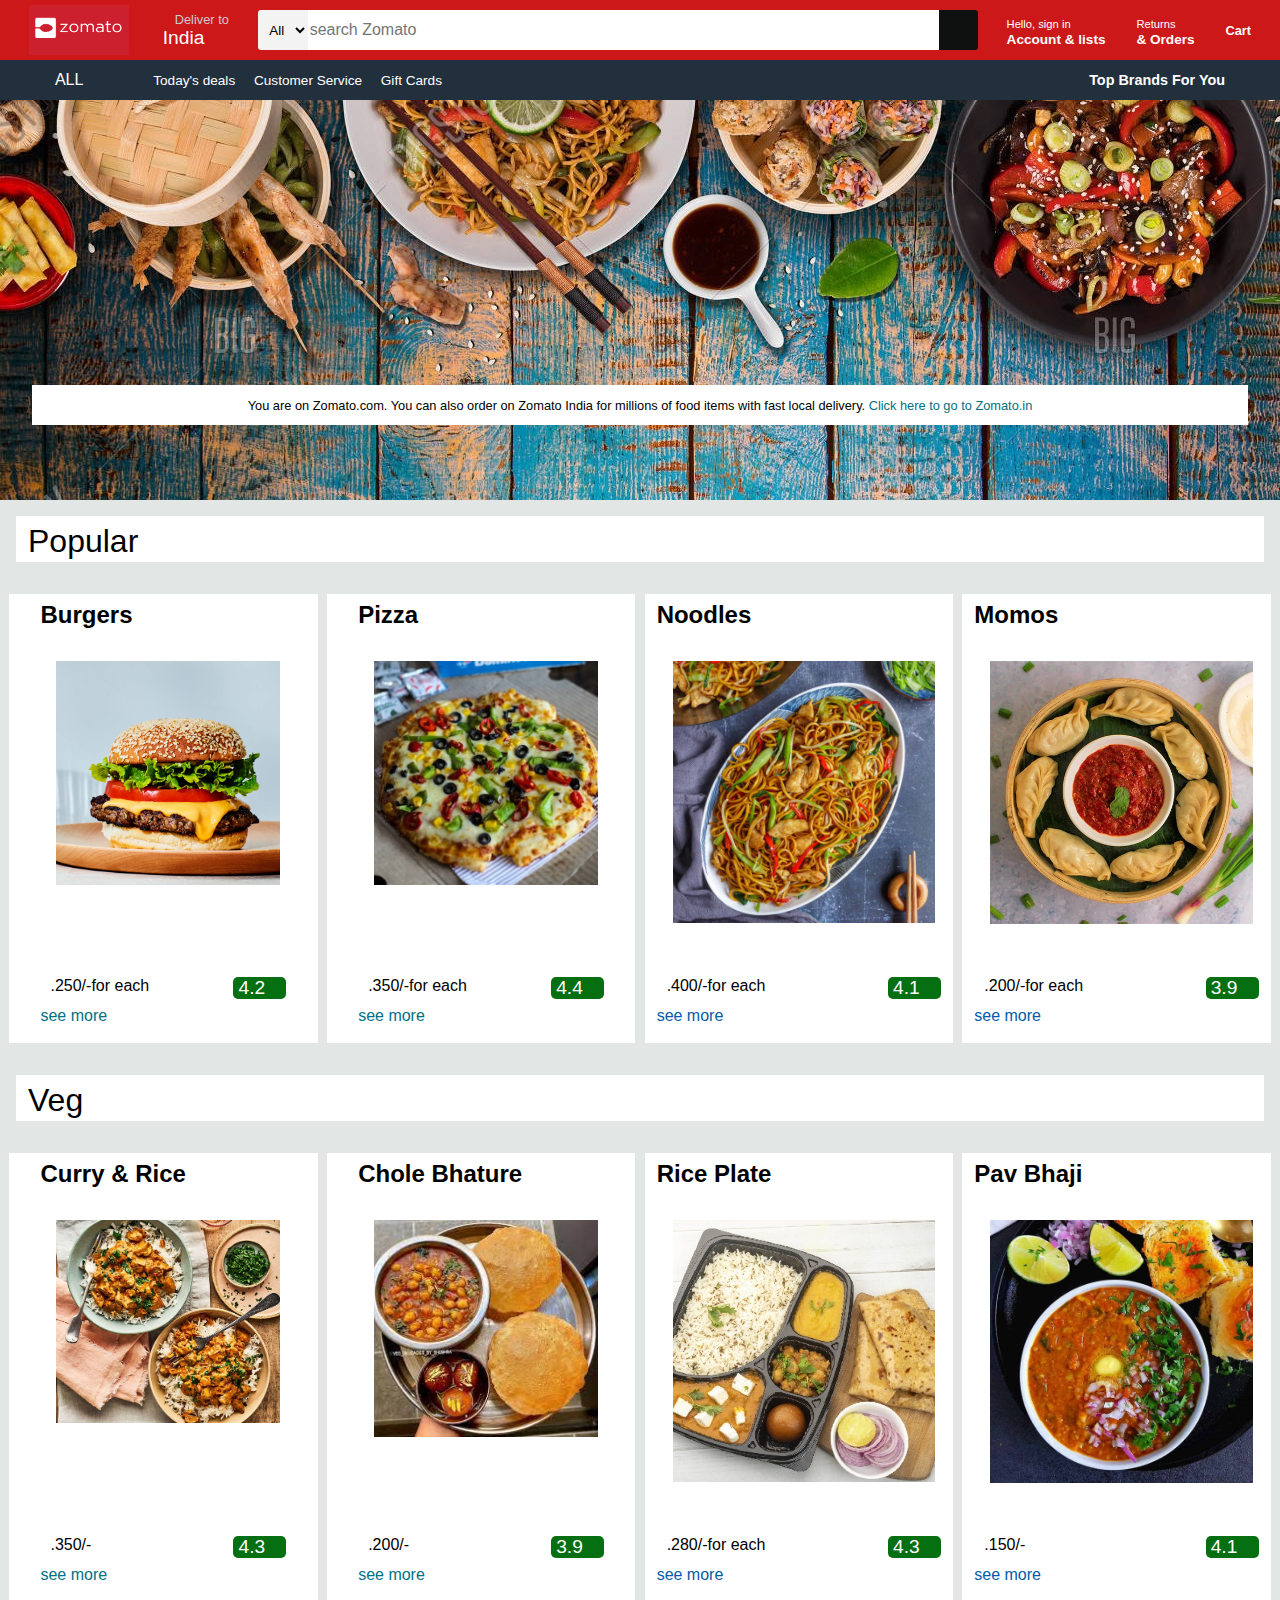
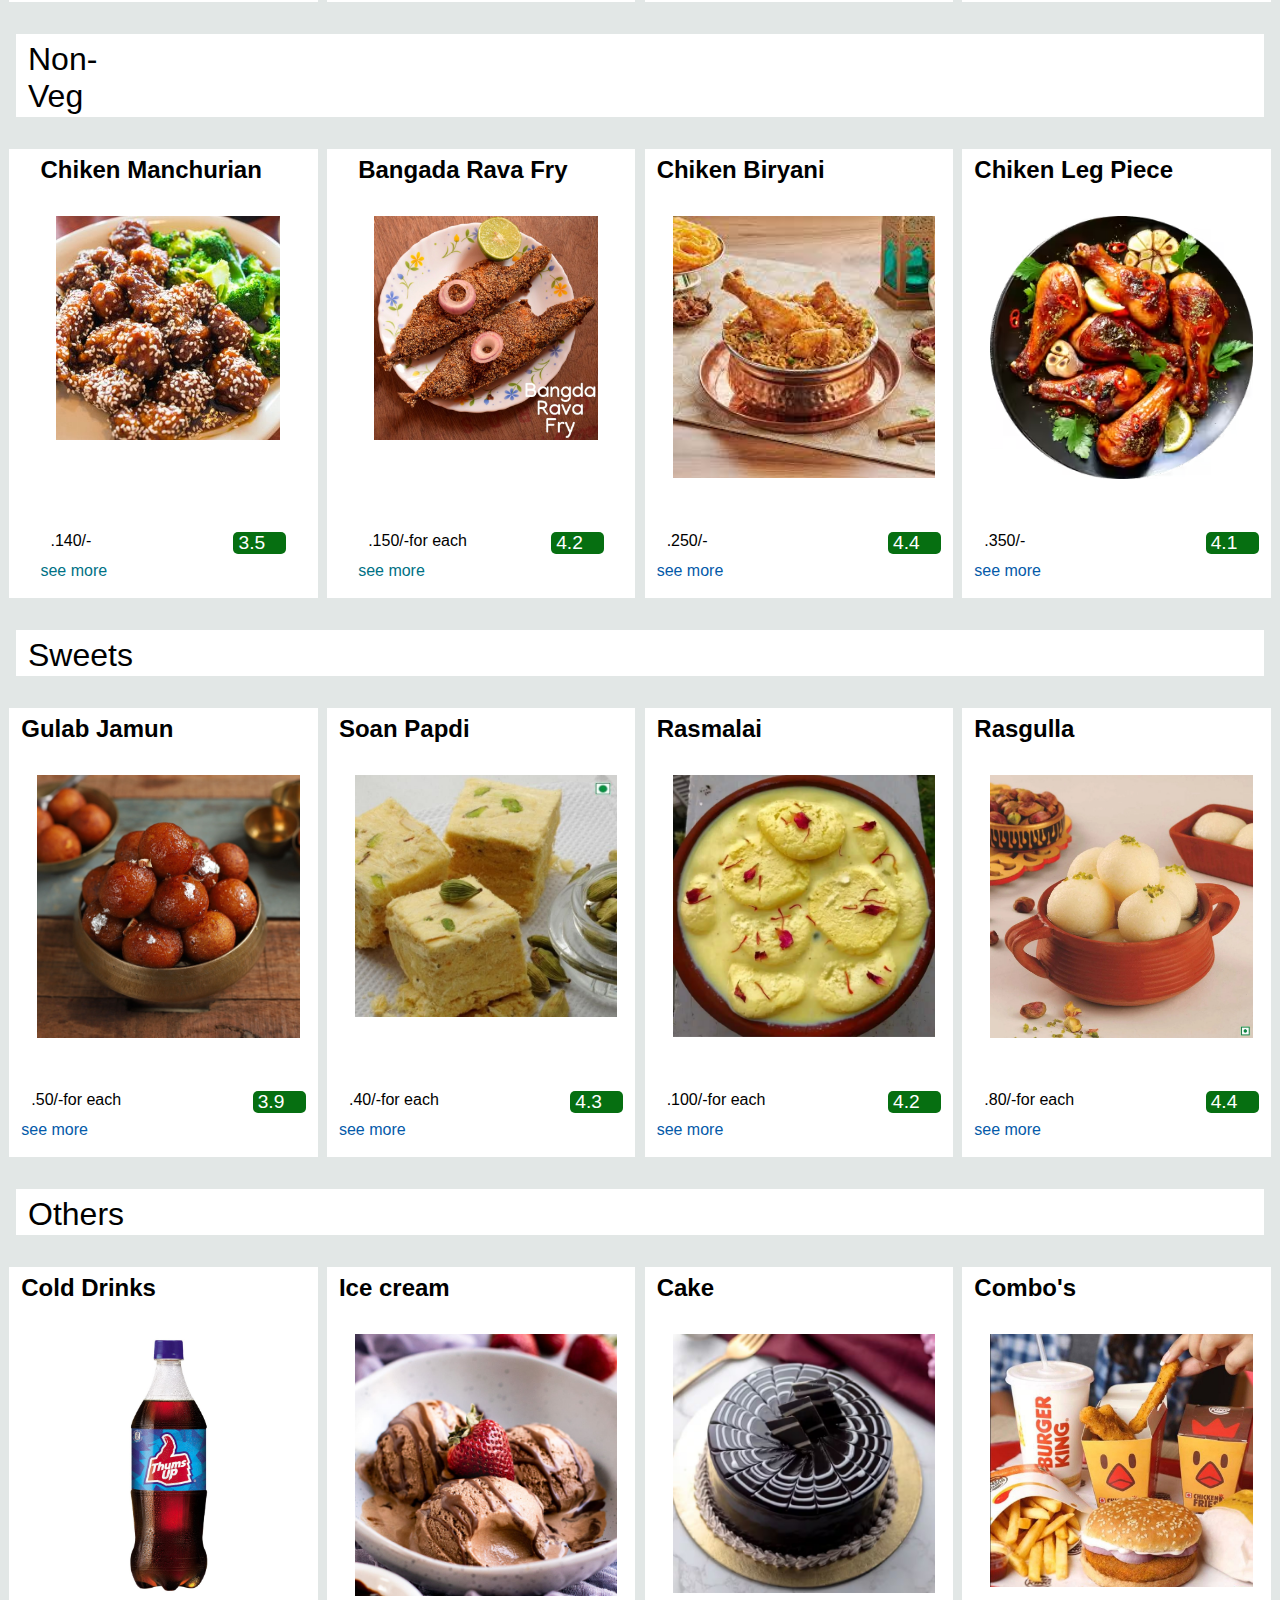
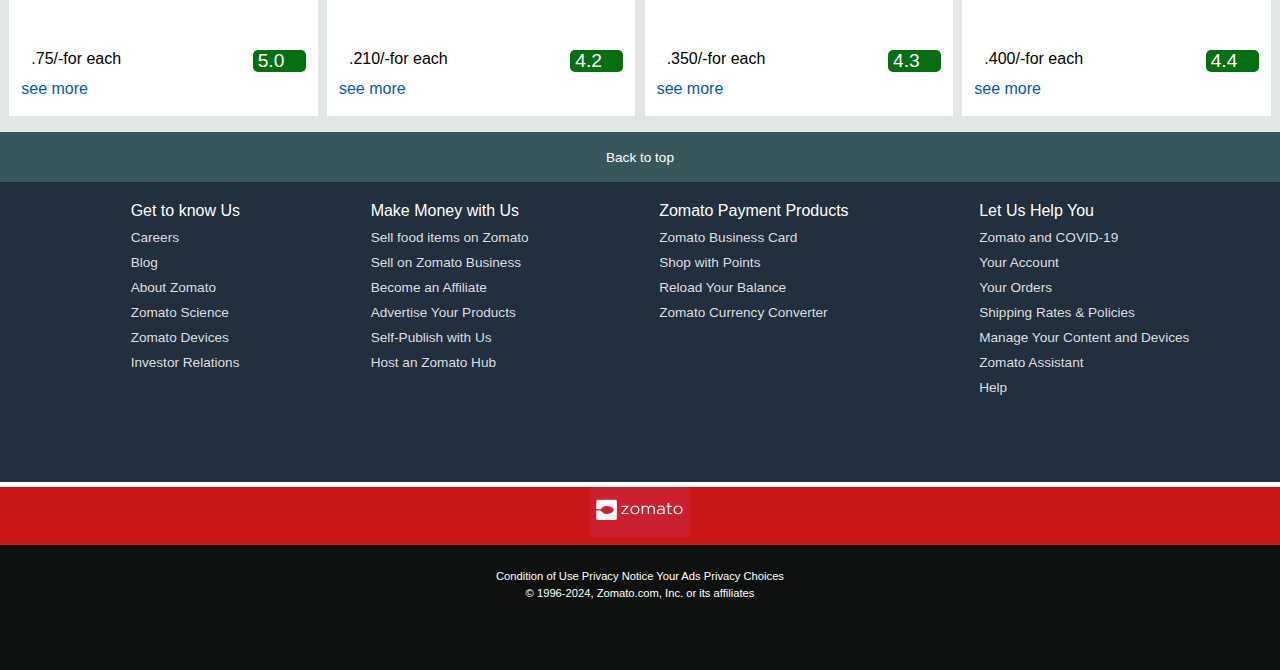
<file: project1/index.html>
<!DOCTYPE html>
<html lang="en">
<head>
    <meta charset="UTF-8">
    <meta name="viewport" content="width=device-width, initial-scale=1.0">
    <title>Amazon</title>
    <link rel="stylesheet" href="style.css">
    <link rel="stylesheet" href="https://cdnjs.cloudflare.com/ajax/libs/font-awesome/6.5.1/css/all.min.css" integrity="sha512-DTOQO9RWCH3ppGqcWaEA1BIZOC6xxalwEsw9c2QQeAIftl+Vegovlnee1c9QX4TctnWMn13TZye+giMm8e2LwA==" crossorigin="anonymous" referrerpolicy="no-referrer" />
</head>
<body>
    <header>
        <div class="navbar">
            <div class="nav-logo border">
                <div class="logo"></div>
            </div>
            <div class="nav-address border">
            <p class="deliver">Deliver to</p>
            <div class="add-logo">
                <i class="fa-solid fa-location-dot"></i>
                <p class="india">India</p>
            </div>
            </div>
            <div class="nav-search">
                <select class="search-select">
                    <option>All</option>
                    <option>Veg</option>
                    <option>Non-Veg</option>
                    <option>Desserts</option>
                    <option>Ice-Cream</option>
                    <option>Pizza</option>
                    <option>Burgers</option>
                    <option>Momos</option>
                    <option>sweets</option>
                    <option>Single Items </option>
                    <option>combo's</option>
                </select>
                <input placeholder="search Zomato" class="search-input">
                <div class="search-icon">
                    <i class="fa-solid fa-magnifying-glass"></i>
                </div>
            </div>
            <div class="nav-signin border">
                <p><span>Hello, sign in</span></p>
                <p class="nav-second">Account & lists</p>
            </div>
            <div class="nav-return border">
                <p><span>Returns</span></p>
                <p class="nav-second">& Orders</p>
            </div>
            <div class="nav-cart border">
                <i class="fa-solid fa-cart-shopping"></i>
                 <p>Cart</p></div>
            </div>
        
        <div class="panel">
            <div class="panel-all">
                <i class="fa-solid fa-bars"></i>
                <a>ALL</a>
            </div>
            <div class="panel-option">
                <p>Today's deals</p>
                <p>Customer Service</p>
                <p>Gift Cards</p>
                
            </div>
            <div class="panel-deals">
                Top Brands For You
            </div>
        </div>
    </header>
    <div class="hero-sec">
        <div class="hero-msg">
            <p>You are on Zomato.com. You can also order on Zomato India for millions of food items with fast local delivery.
            <a>Click here to go to Zomato.in</a> </p>
        </div>
    </div> 
    <div class="shop-sec">
        <div class="head">
            <div class="head-left">
                <p>Popular</p>
                </div>
            <div class="head-right">
                <a href ="Popular.html" ><i class="fa-solid fa-chevron-down"></i></a>
            </div>
            <!-- <a>Veg</a>
            <i class="fa-solid fa-circle" id="head"></i>
            <i class="fa-solid fa-chevron-down"></i> -->
        </div>
        <div class="box1 box">
            <div class="box-content">
                <h2>Burgers</h2>
            <div class="box-img" style="background-image: url('box1.jpg');"></div>
            <div class="price">
                <a><i class="fa-solid fa-indian-rupee-sign"></i>.250/-for each</a>
                <div>4.2<i class="fa-solid fa-star"></i></div>
            </div>
            <p>see more</p>
            </div>

        </div>
        <div class="box2 box">
            <div class="box-content">
                <h2>Pizza</h2>
            <div class="box-img" style="background-image: url('box2.jpg');"></div>
            <div class="price">
                <a><i class="fa-solid fa-indian-rupee-sign"></i>.350/-for each</a>
                <div>4.4<i class="fa-solid fa-star"></i></div>
            </div>
                <p>see more</p>
            </div>
        </div>
        <div class="box3 box">
            <div class="class-content">
                <h2>Noodles</h2>
                <div class="box-img" style="background-image: url('box3.jpg');"></div>
                <div class="price">
                    <a><i class="fa-solid fa-indian-rupee-sign"></i>.400/-for each</a>
                    <div>4.1<i class="fa-solid fa-star"></i></div>
                </div>
                <p>see more</p>
            </div>
            </div>
        <div class="box4 box">
            <div class="class-content">
                <h2>Momos</h2>
                <div class="box-img" style="background-image: url('box4.jpg');"></div>
                <div class="price">
                    <a><i class="fa-solid fa-indian-rupee-sign"></i>.200/-for each</a>
                    <div>3.9<i class="fa-solid fa-star"></i></div>
                </div>
                <p>see more</p>
            </div>
        </div>
        <div class="head">
            <div class="head-left">
                <p>Veg</p>
                <!-- <i class="fa-solid fa-circle" id="one"></i> -->
                </div>
            <div class="head-right">
                <a href ="Veg.html" ><i class="fa-solid fa-chevron-down"></i></a>
            </div>
        </div>
        <div class="box5 box">
            <div class="box-content">
                <h2>Curry & Rice</h2>
            <div class="box-img" style="background-image: url('box5.jpg');"></div>
            <div class="price">
                <a><i class="fa-solid fa-indian-rupee-sign"></i>.350/-</a>
                <div>4.3<i class="fa-solid fa-star"></i></div>
            </div>
            <p>see more</p>
            </div>

        </div>
        <div class="box6 box">
            <div class="box-content">
                <h2>Chole Bhature</h2>
            <div class="box-img" style="background-image: url('box6.jpg');"></div>
            <div class="price">
                <a><i class="fa-solid fa-indian-rupee-sign"></i>.200/-</a>
                <div>3.9<i class="fa-solid fa-star"></i></div>
            </div>
                <p>see more</p>
            </div>
        </div>
        <div class="box7 box">
            <div class="class-content">
                <h2>Rice Plate</h2>
                <div class="box-img" style="background-image: url('box7.jpg');"></div>
                <div class="price">
                    <a><i class="fa-solid fa-indian-rupee-sign"></i>.280/-for each</a>
                    <div>4.3<i class="fa-solid fa-star"></i></div>
                </div>
                <p>see more</p>
            </div>
            </div>
        <div class="box8 box">
            <div class="class-content">
                <h2>Pav Bhaji</h2>
                <div class="box-img" style="background-image: url('box8.jpg');"></div>
                <div class="price">
                    <a><i class="fa-solid fa-indian-rupee-sign"></i>.150/-</a>
                    <div>4.1<i class="fa-solid fa-star"></i></div>
                </div>
                <p>see more</p>
            </div>
        </div>
        
        <div class="head">
            <div class="head-left">
                <p id="Non-Veg">Non-Veg</p>
                <!-- <i class="fa-solid fa-circle" id="two"></i> -->
                </div>
            <div class="head-right">
                <a href ="Non-Veg.html"><i class="fa-solid fa-chevron-down"></i></a>
            </div>
        </div>
        <div class="box1 box">
            <div class="box-content">
                <h2>Chiken Manchurian</h2>
            <div class="box-img" style="background-image: url('b1.jpg');"></div>
            <div class="price">
                <a><i class="fa-solid fa-indian-rupee-sign"></i>.140/-</a>
                <div>3.5<i class="fa-solid fa-star"></i></div>
            </div>
            <p>see more</p>
            </div>

        </div>
        <div class="box2 box">
            <div class="box-content">
                <h2>Bangada Rava Fry</h2>
            <div class="box-img" style="background-image: url('b2.jpg');"></div>
            <div class="price">
                <a><i class="fa-solid fa-indian-rupee-sign"></i>.150/-for each</a>
                <div>4.2<i class="fa-solid fa-star"></i></div>
            </div>
                <p>see more</p>
            </div>
        </div>
        <div class="box3 box">
            <div class="class-content">
                <h2>Chiken Biryani</h2>
                <div class="box-img" style="background-image: url('b3.jpg');"></div>
                <div class="price">
                    <a><i class="fa-solid fa-indian-rupee-sign"></i>.250/-</a>
                    <div>4.4<i class="fa-solid fa-star"></i></div>
                </div>
                <p>see more</p>
            </div>
            </div>
        <div class="box4 box">
            <div class="class-content">
                <h2>Chiken Leg Piece</h2>
                <div class="box-img" style="background-image: url('b4.jpg');"></div>
                <div class="price">
                    <a><i class="fa-solid fa-indian-rupee-sign"></i>.350/-</a>
                    <div>4.1<i class="fa-solid fa-star"></i></div>
                </div>
                <p>see more</p>
            </div>
        </div>
        <div class="head">
            <div class="head-left">
                <p>Sweets</p>
                </div>
            <div class="head-right">
                <a href ="Sweets.html" ><i class="fa-solid fa-chevron-down"></i></a>
            </div>
        </div>
        <div class="box9 box">
            <div class="class-content">
                <h2>Gulab Jamun</h2>
            <div class="box-img" style="background-image: url('b5.jpg');"></div>
            <div class="price">
                <a><i class="fa-solid fa-indian-rupee-sign"></i>.50/-for each</a>
                <div>3.9<i class="fa-solid fa-star"></i></div>
            </div>
            <p>see more</p>
            </div>
        </div>
        <div class="box10 box">
            <div class="class-content">
                <h2>Soan Papdi</h2>
            <div class="box-img" style="background-image: url('b6.jpg');"></div>
            <div class="price">
                <a><i class="fa-solid fa-indian-rupee-sign"></i>.40/-for each</a>
                <div>4.3<i class="fa-solid fa-star"></i></div>
            </div>
                <p>see more</p>
            </div>
        </div>
        <div class="box11 box">
            <div class="class-content">
                <h2>Rasmalai</h2>
                <div class="box-img" style="background-image: url('b7.jpg');"></div>
                <div class="price">
                    <a><i class="fa-solid fa-indian-rupee-sign"></i>.100/-for each</a>
                    <div>4.2<i class="fa-solid fa-star"></i></div>
                </div>
                <p>see more</p>
            </div>
        </div>
        <div class="box12 box">
            <div class="class-content">
                <h2>Rasgulla</h2>
                <div class="box-img" style="background-image: url('b8.jpg');"></div>
                <div class="price">
                    <a><i class="fa-solid fa-indian-rupee-sign"></i>.80/-for each</a>
                    <div>4.4<i class="fa-solid fa-star"></i></div>
                </div>
                <p>see more</p>
            </div>
        </div> 
        <div class="head">
            <div class="head-left">
                <p>Others</p>
                </div>
            <div class="head-right">
                <a href ="Others.html" ><i class="fa-solid fa-chevron-down"></i></a>
            </div>
        </div>
        <div class="box9 box">
            <div class="class-content">
                <h2>Cold Drinks</h2>
            <div class="box-img" style="background-image: url('box9.jpg');"></div>
            <div class="price">
                <a><i class="fa-solid fa-indian-rupee-sign"></i>.75/-for each</a>
                <div>5.0<i class="fa-solid fa-star"></i></div>
            </div>
            <p>see more</p>
            </div>
        </div>
        <div class="box10 box">
            <div class="class-content">
                <h2>Ice cream</h2>
            <div class="box-img" style="background-image: url('box10.jpg');"></div>
            <div class="price">
                <a><i class="fa-solid fa-indian-rupee-sign"></i>.210/-for each</a>
                <div>4.2<i class="fa-solid fa-star"></i></div>
            </div>
                <p>see more</p>
            </div>
        </div>
        <div class="box11 box">
            <div class="class-content">
                <h2>Cake</h2>
                <div class="box-img" style="background-image: url('box11.jpg');"></div>
                <div class="price">
                    <a><i class="fa-solid fa-indian-rupee-sign"></i>.350/-for each</a>
                    <div>4.3<i class="fa-solid fa-star"></i></div>
                </div>
                <p>see more</p>
            </div>
        </div>
        <div class="box12 box">
            <div class="class-content">
                <h2>Combo's</h2>
                <div class="box-img" style="background-image: url('box12.jpg');"></div>
                <div class="price">
                    <a><i class="fa-solid fa-indian-rupee-sign"></i>.400/-for each</a>
                    <div>4.4<i class="fa-solid fa-star"></i></div>
                </div>
                <p>see more</p>
            </div>
        </div>
    </div>
    <footer>
        <div class="foot-panel1">
            Back to top
        </div>
        <div class="foot-panel2">
        <ul>
            <p>Get to know Us</p>
            <a>Careers</a>
            <a>Blog</a>
            <a>About Zomato</a>
            <a>Zomato Science</a>
            <a>Zomato Devices</a>
            <a>Investor Relations</a>
        </ul>
        <ul>
            <p>Make Money with Us</p>
            <a>Sell food items on Zomato</a>
            <a>Sell on Zomato Business</a>
            <a>Become an Affiliate</a>
            <a>Advertise Your Products</a>
            <a>Self-Publish with Us</a>
            <a>Host an Zomato Hub</a>
        </ul>
        <ul>
            <p>Zomato Payment Products</p>
               <a>Zomato Business Card</a>
               <a>Shop with Points</a>
               <a>Reload Your Balance</a>
               <a>Zomato Currency Converter</a>
        </ul>
        <ul>
            <p>Let Us Help You</p>
            <a>Zomato and COVID-19</a>
            <a>Your Account</a>
            <a>Your Orders</a>
            <a>Shipping Rates & Policies</a>
            <a>Manage Your Content and Devices</a>
            <a>Zomato Assistant</a>
            <a>Help</a>
        </ul>

        </div>
        <div class="foot-panel3">
            <div class="logo"></div>
        </div>
        <div class="foot-panel4">
            <div class="pages">
                <a>Condition of Use</a>
                <a>Privacy Notice</a>
                <a>Your Ads Privacy Choices</a>
            </div>
            <div class="copyright">
                © 1996-2024, Zomato.com, Inc. or its affiliates
            </div>
        </div>
    </footer>
</body>
</html>
</file>
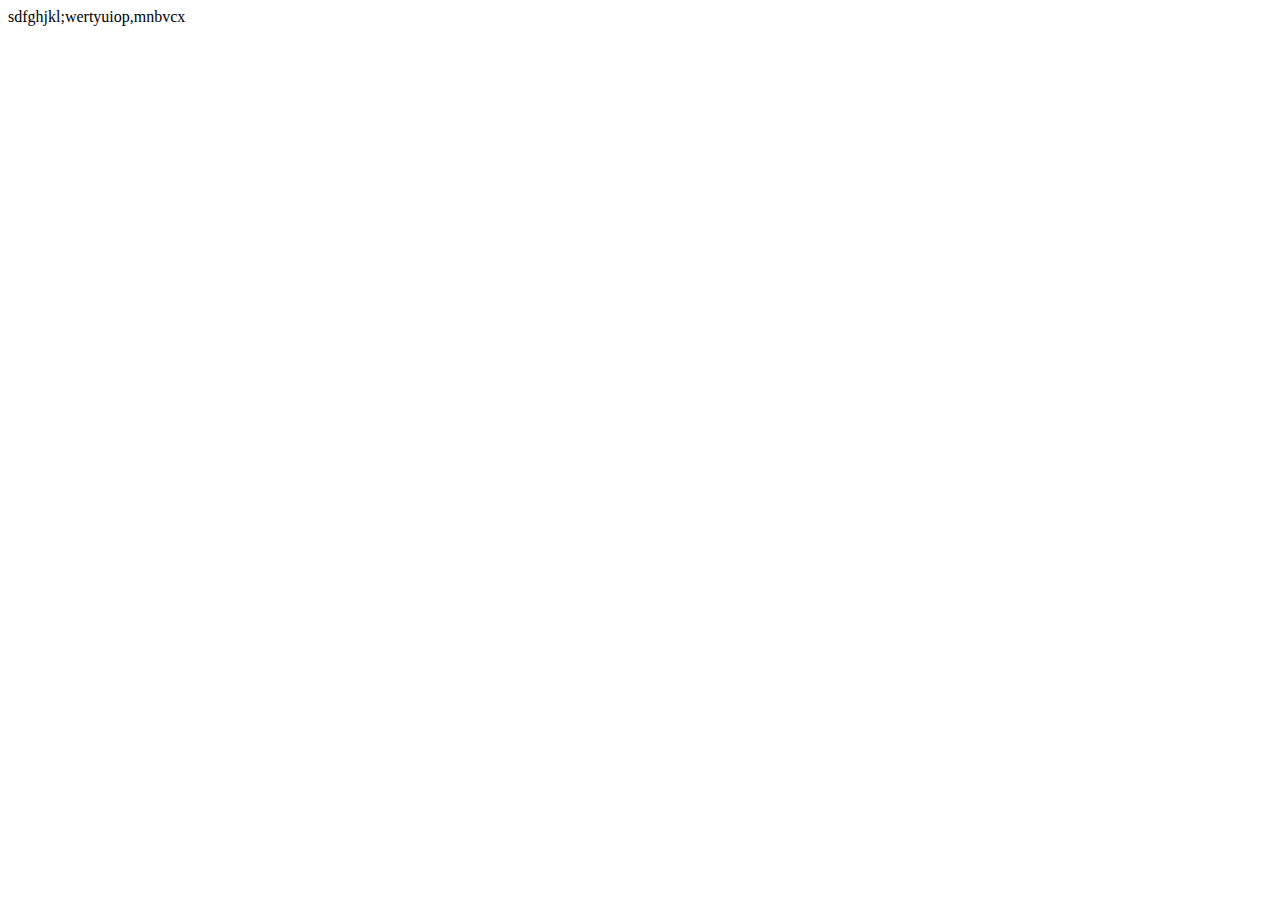
<file: project1/demo.html>
<!DOCTYPE html>
<html lang="en">
<head>
    <meta charset="UTF-8">
    <meta name="viewport" content="width=device-width, initial-scale=1.0">
    <title>Document</title>
</head>
<body>
    sdfghjkl;wertyuiop,mnbvcx
    
</body>
</html>
</file>
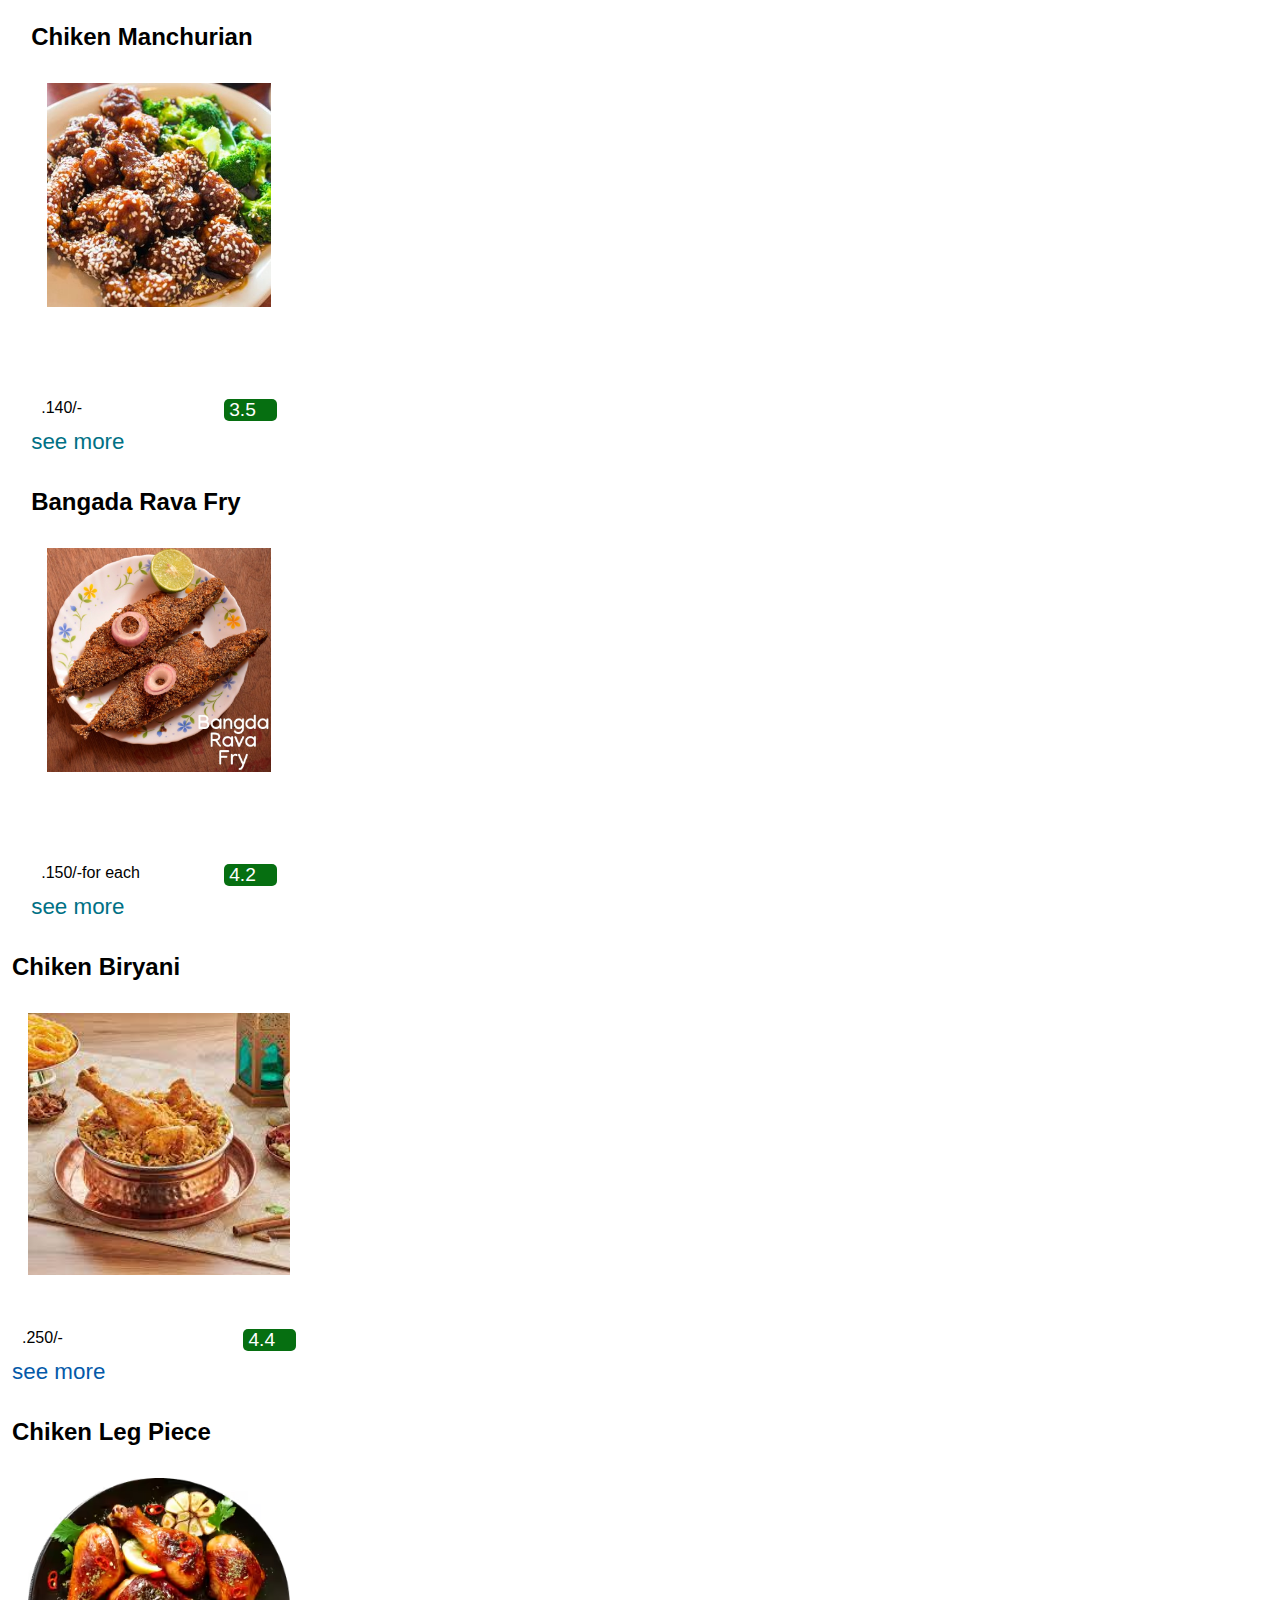
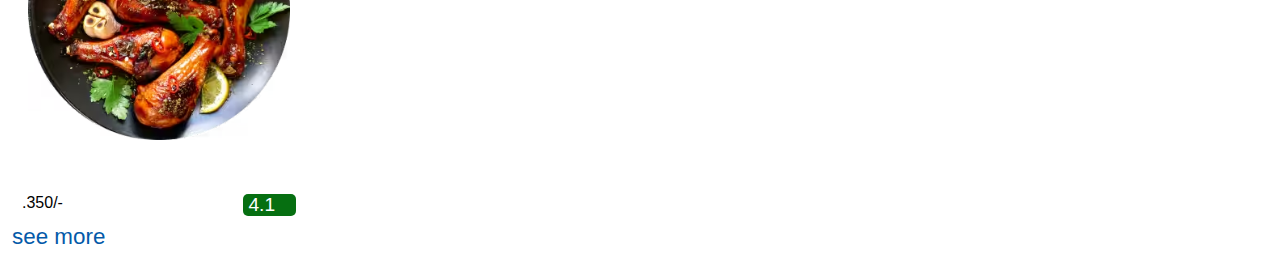
<file: project1/Non-Veg.html>
<!DOCTYPE html>
<html lang="en">
<head>
    <meta charset="UTF-8">
    <meta name="viewport" content="width=device-width, initial-scale=1.0">
    <title>Veg</title>
    <link rel="stylesheet" href="style.css">
    <link rel="stylesheet" href="https://cdnjs.cloudflare.com/ajax/libs/font-awesome/6.5.1/css/all.min.css" integrity="sha512-DTOQO9RWCH3ppGqcWaEA1BIZOC6xxalwEsw9c2QQeAIftl+Vegovlnee1c9QX4TctnWMn13TZye+giMm8e2LwA==" crossorigin="anonymous" referrerpolicy="no-referrer" />
    <style>
        .shop-sec{
    height: max-content;
    display: flex;
    flex-wrap: wrap;
    justify-content: space-evenly;
    background-color: #e2e7e6;
 }
 .head{
    width: 100%;
    background-color: white;
    border: 2px solid transparent;
    margin-top: 1rem;
    margin-bottom: 1rem;
    padding-left: 10px;
    padding-top: 5px;
    margin-left: 1rem ;
    margin-right: 1rem;
    font-size: 2rem;
    display: flex;
    justify-content: space-between ;
 }
 .head-left p{
    width: 55px;
 }
 .head-left {
   display: flex;
   justify-content: left;
 }
 .head-right {
        font-size: 1.5rem;
        font-weight: 700;
 }
 .box {
    height: 440px;
    width: 23%;
    background-color: white;
    border: 2px solid transparent;
    margin-top: 1rem;
    margin-bottom: 1rem;
    padding-left: 10px;
    padding-top: 5px;
}
.box-img {
    height: 300px;
    background-size: contain;
    margin-top: 2rem;
    margin-bottom: 1rem;
    margin-left: 1rem ;
    margin-right: 1rem;
    background-repeat: no-repeat;
}
.box-content {
    margin-left: 1.2rem;
    margin-right: 1.2rem;
}
.box-content p{
    color: #007185;
}
p{
    font-size: 1.4rem;
}
/* .head i{
    color: green;
    background-color: white;
 } */
    </style>
</head>
<body>
    <div class="shop-sec"></div>
    <div class="box1 box">
        <div class="box-content">
            <h2>Chiken Manchurian</h2>
        <div class="box-img" style="background-image: url('b1.jpg');"></div>
        <div class="price">
            <a><i class="fa-solid fa-indian-rupee-sign"></i>.140/-</a>
            <div>3.5<i class="fa-solid fa-star"></i></div>
        </div>
        <p>see more</p>
        </div>

    </div>
    <div class="box2 box">
        <div class="box-content">
            <h2>Bangada Rava Fry</h2>
        <div class="box-img" style="background-image: url('b2.jpg');"></div>
        <div class="price">
            <a><i class="fa-solid fa-indian-rupee-sign"></i>.150/-for each</a>
            <div>4.2<i class="fa-solid fa-star"></i></div>
        </div>
            <p>see more</p>
        </div>
    </div>
    <div class="box3 box">
        <div class="class-content">
            <h2>Chiken Biryani</h2>
            <div class="box-img" style="background-image: url('b3.jpg');"></div>
            <div class="price">
                <a><i class="fa-solid fa-indian-rupee-sign"></i>.250/-</a>
                <div>4.4<i class="fa-solid fa-star"></i></div>
            </div>
            <p>see more</p>
        </div>
        </div>
    <div class="box4 box">
        <div class="class-content">
            <h2>Chiken Leg Piece</h2>
            <div class="box-img" style="background-image: url('b4.jpg');"></div>
            <div class="price">
                <a><i class="fa-solid fa-indian-rupee-sign"></i>.350/-</a>
                <div>4.1<i class="fa-solid fa-star"></i></div>
            </div>
            <p>see more</p>
        </div>
    </div>
</div>
    </body>
    </html>
</file>
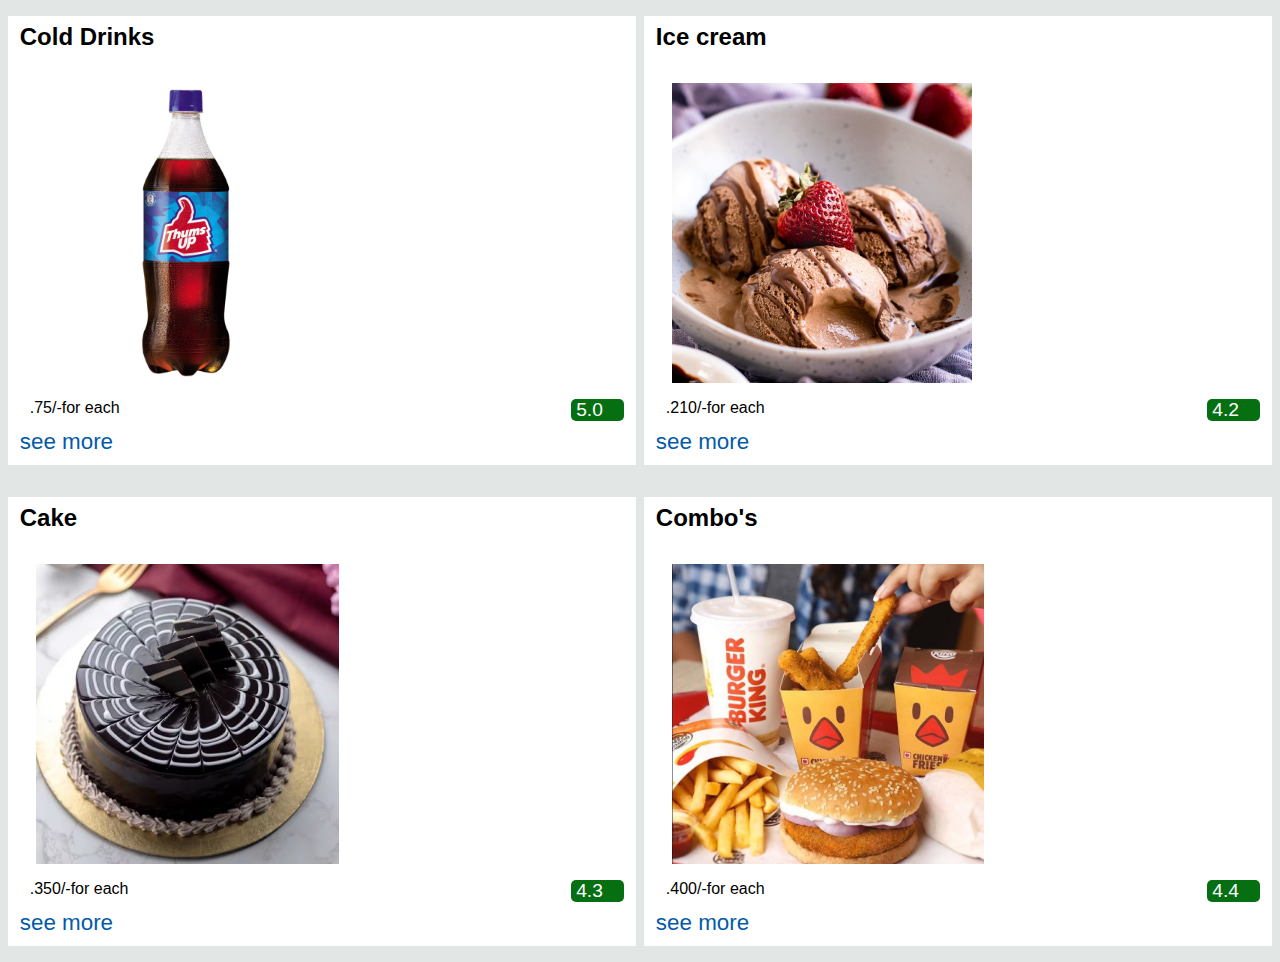
<file: project1/Others.html>
<!DOCTYPE html>
<html lang="en">
<head>
    <meta charset="UTF-8">
    <meta name="viewport" content="width=device-width, initial-scale=1.0">
    <title>Popular</title>
    <link rel="stylesheet" href="style.css">
    <link rel="stylesheet" href="https://cdnjs.cloudflare.com/ajax/libs/font-awesome/6.5.1/css/all.min.css" integrity="sha512-DTOQO9RWCH3ppGqcWaEA1BIZOC6xxalwEsw9c2QQeAIftl+Vegovlnee1c9QX4TctnWMn13TZye+giMm8e2LwA==" crossorigin="anonymous" referrerpolicy="no-referrer" />
    <style>
        .shop-sec{
    height: max-content;
    display: flex;
    flex-wrap: wrap;
    justify-content: space-evenly;
    background-color: #e2e7e6;
 }
 .head{
    width: 100%;
    background-color: white;
    border: 2px solid transparent;
    margin-top: 1rem;
    margin-bottom: 1rem;
    padding-left: 10px;
    padding-top: 5px;
    margin-left: 1rem ;
    margin-right: 1rem;
    font-size: 2rem;
    display: flex;
    justify-content: space-between ;
 }
 .head-left p{
    width: 55px;
 }
 .head i{
    color: green;
    background-color: white;
 }
 .head-left {
   display: flex;
   justify-content: left;
 }
 .head-right {
        font-size: 1.5rem;
        font-weight: 700;
 }
 .box {
    height: 440px;
    width: 48%;
    background-color: white;
    border: 2px solid transparent;
    margin-top: 1rem;
    margin-bottom: 1rem;
    padding-left: 10px;
    padding-top: 5px;

}
.box-img {
    height: 300px;
    background-size: contain;
    margin-top: 2rem;
    margin-bottom: 1rem;
    margin-left: 1rem ;
    margin-right: 1rem;
    background-repeat: no-repeat;
}
.box-content {
    margin-left: 1.2rem;
    margin-right: 1.2rem;
}
.box-content p{
    color: #007185;
}
p{
    font-size: 1.4rem;
}
    </style>
</head>
<body>
    <div class="shop-sec">
        <div class="box9 box">
            <div class="class-content">
                <h2>Cold Drinks</h2>
            <div class="box-img" style="background-image: url('box9.jpg');"></div>
            <div class="price">
                <a><i class="fa-solid fa-indian-rupee-sign"></i>.75/-for each</a>
                <div>5.0<i class="fa-solid fa-star"></i></div>
            </div>
            <p>see more</p>
            </div>
        </div>
        <div class="box10 box">
            <div class="class-content">
                <h2>Ice cream</h2>
            <div class="box-img" style="background-image: url('box10.jpg');"></div>
            <div class="price">
                <a><i class="fa-solid fa-indian-rupee-sign"></i>.210/-for each</a>
                <div>4.2<i class="fa-solid fa-star"></i></div>
            </div>
                <p>see more</p>
            </div>
        </div>
        <div class="box11 box">
            <div class="class-content">
                <h2>Cake</h2>
                <div class="box-img" style="background-image: url('box11.jpg');"></div>
                <div class="price">
                    <a><i class="fa-solid fa-indian-rupee-sign"></i>.350/-for each</a>
                    <div>4.3<i class="fa-solid fa-star"></i></div>
                </div>
                <p>see more</p>
            </div>
        </div>
        <div class="box12 box">
            <div class="class-content">
                <h2>Combo's</h2>
                <div class="box-img" style="background-image: url('box12.jpg');"></div>
                <div class="price">
                    <a><i class="fa-solid fa-indian-rupee-sign"></i>.400/-for each</a>
                    <div>4.4<i class="fa-solid fa-star"></i></div>
                </div>
                <p>see more</p>
            </div>
        </div>
    </div>
</body>
</html>
</file>
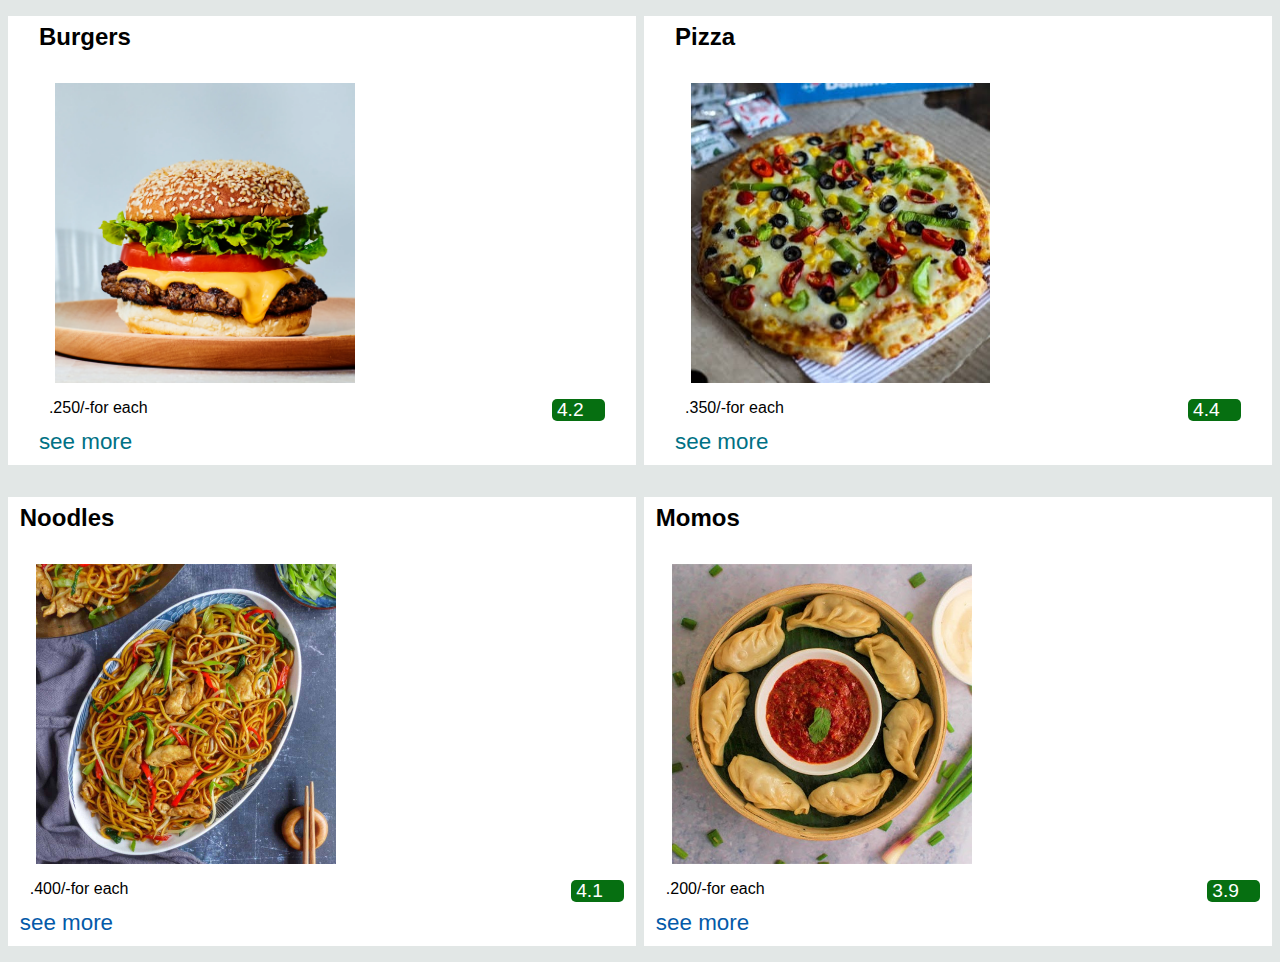
<file: project1/Popular.html>
<!DOCTYPE html>
<html lang="en">
<head>
    <meta charset="UTF-8">
    <meta name="viewport" content="width=device-width, initial-scale=1.0">
    <title>Popular</title>
    <link rel="stylesheet" href="style.css">
    <link rel="stylesheet" href="https://cdnjs.cloudflare.com/ajax/libs/font-awesome/6.5.1/css/all.min.css" integrity="sha512-DTOQO9RWCH3ppGqcWaEA1BIZOC6xxalwEsw9c2QQeAIftl+Vegovlnee1c9QX4TctnWMn13TZye+giMm8e2LwA==" crossorigin="anonymous" referrerpolicy="no-referrer" />
    <style>
        .shop-sec{
    height: max-content;
    display: flex;
    flex-wrap: wrap;
    justify-content: space-evenly;
    background-color: #e2e7e6;
 }
 .head{
    width: 100%;
    background-color: white;
    border: 2px solid transparent;
    margin-top: 1rem;
    margin-bottom: 1rem;
    padding-left: 10px;
    padding-top: 5px;
    margin-left: 1rem ;
    margin-right: 1rem;
    font-size: 2rem;
    display: flex;
    justify-content: space-between ;
 }
 .head-left p{
    width: 55px;
 }
 .head-left {
   display: flex;
   justify-content: left;
 }
 .head-right {
        font-size: 1.5rem;
        font-weight: 700;
 }
 .box {
    height: 440px;
    width: 48%;
    background-color: white;
    border: 2px solid transparent;
    margin-top: 1rem;
    margin-bottom: 1rem;
    padding-left: 10px;
    padding-top: 5px;
}
.box-img {
    height: 300px;
    background-size: contain;
    margin-top: 2rem;
    margin-bottom: 1rem;
    margin-left: 1rem ;
    margin-right: 1rem;
    background-repeat: no-repeat;
}
.box-content {
    margin-left: 1.2rem;
    margin-right: 1.2rem;
}
.box-content p{
    color: #007185;
}
p{
    font-size: 1.4rem;
}
/* .head i{
    color: green;
    background-color: white;
 } */
    </style>
</head>
<body>
    <div class="shop-sec">
        <div class="box1 box">
            <div class="box-content">
                <h2>Burgers</h2>
            <div class="box-img" style="background-image: url('box1.jpg');"></div>
            <div class="price">
                <a><i class="fa-solid fa-indian-rupee-sign"></i>.250/-for each</a>
                <div>4.2<i class="fa-solid fa-star"></i></div>
            </div>
            <p>see more</p>
            </div>
        </div>
        <div class="box2 box">
            <div class="box-content">
                <h2>Pizza</h2>
            <div class="box-img" style="background-image: url('box2.jpg');"></div>
            <div class="price">
                <a><i class="fa-solid fa-indian-rupee-sign"></i>.350/-for each</a>
                <div>4.4<i class="fa-solid fa-star"></i></div>
            </div>
                <p>see more</p>
            </div>
        </div>
        <div class="box3 box">
            <div class="class-content">
                <h2>Noodles</h2>
                <div class="box-img" style="background-image: url('box3.jpg');"></div>
                <div class="price">
                    <a><i class="fa-solid fa-indian-rupee-sign"></i>.400/-for each</a>
                    <div>4.1<i class="fa-solid fa-star"></i></div>
                </div>
                <p>see more</p>
            </div>
            </div>
        <div class="box4 box">
            <div class="class-content">
                <h2>Momos</h2>
                <div class="box-img" style="background-image: url('box4.jpg');"></div>
                <div class="price">
                    <a><i class="fa-solid fa-indian-rupee-sign"></i>.200/-for each</a>
                    <div>3.9<i class="fa-solid fa-star"></i></div>
                </div>
                <p>see more</p>
            </div>
        </div>
        </div>
</body>
</html>
</file>
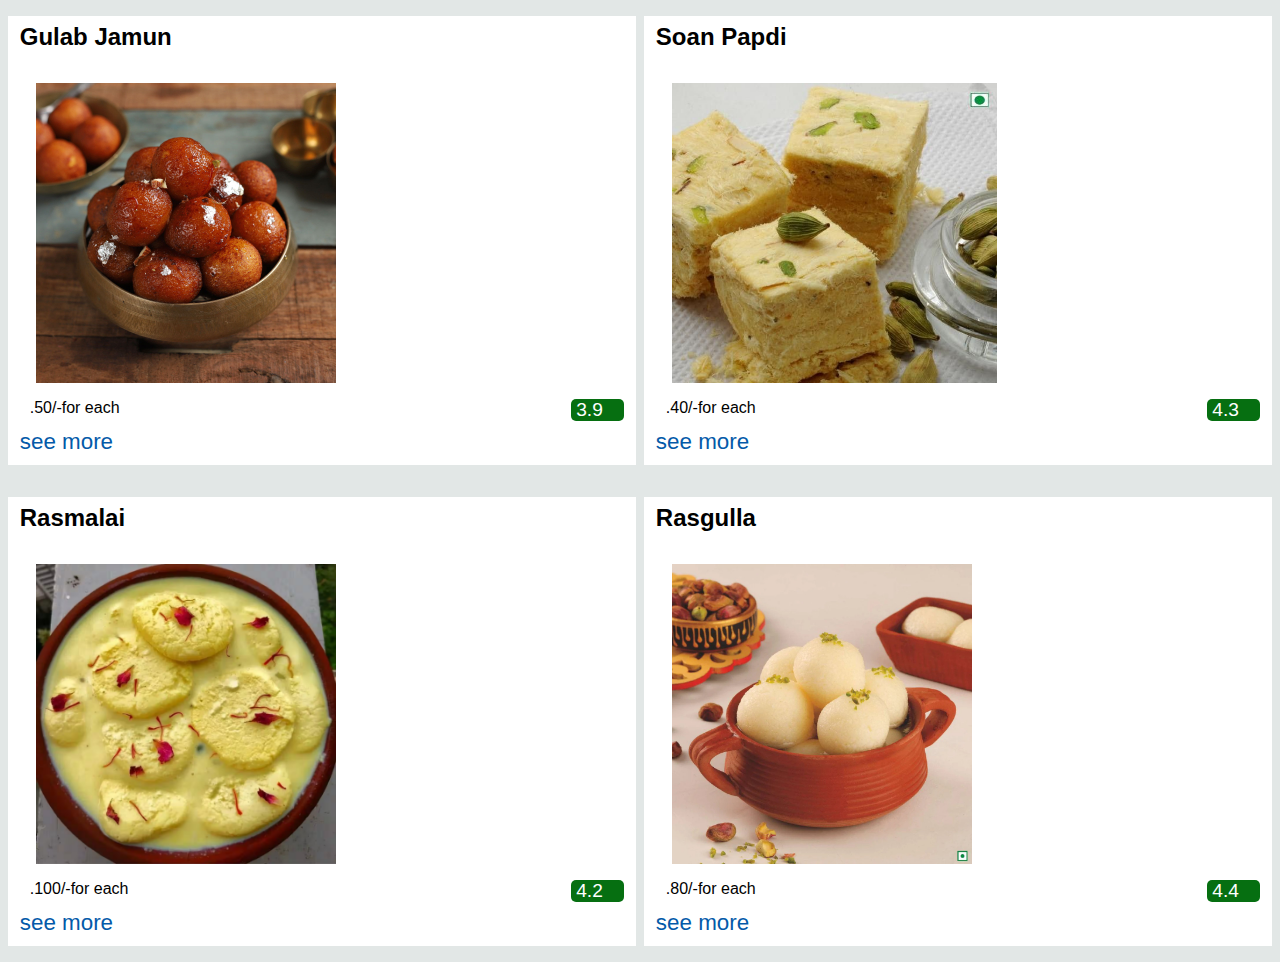
<file: project1/Sweets.html>
<!DOCTYPE html>
<html lang="en">
<head>
    <meta charset="UTF-8">
    <meta name="viewport" content="width=device-width, initial-scale=1.0">
    <title>Popular</title>
    <link rel="stylesheet" href="style.css">
    <link rel="stylesheet" href="https://cdnjs.cloudflare.com/ajax/libs/font-awesome/6.5.1/css/all.min.css" integrity="sha512-DTOQO9RWCH3ppGqcWaEA1BIZOC6xxalwEsw9c2QQeAIftl+Vegovlnee1c9QX4TctnWMn13TZye+giMm8e2LwA==" crossorigin="anonymous" referrerpolicy="no-referrer" />
    <style>
        .shop-sec{
    height: max-content;
    display: flex;
    flex-wrap: wrap;
    justify-content: space-evenly;
    background-color: #e2e7e6;
 }
 .head{
    width: 100%;
    background-color: white;
    border: 2px solid transparent;
    margin-top: 1rem;
    margin-bottom: 1rem;
    padding-left: 10px;
    padding-top: 5px;
    margin-left: 1rem ;
    margin-right: 1rem;
    font-size: 2rem;
    display: flex;
    justify-content: space-between ;
 }
 .head-left p{
    width: 55px;
 }
 .head i{
    color: green;
    background-color: white;
 }
 .head-left {
   display: flex;
   justify-content: left;
 }
 .head-right {
        font-size: 1.5rem;
        font-weight: 700;
 }
 .box {
    height: 440px;
    width: 48%;
    background-color: white;
    border: 2px solid transparent;
    margin-top: 1rem;
    margin-bottom: 1rem;
    padding-left: 10px;
    padding-top: 5px;

}
.box-img {
    height: 300px;
    background-size: contain;
    margin-top: 2rem;
    margin-bottom: 1rem;
    margin-left: 1rem ;
    margin-right: 1rem;
    background-repeat: no-repeat;
}
.box-content {
    margin-left: 1.2rem;
    margin-right: 1.2rem;
}
.box-content p{
    color: #007185;
}
p{
    font-size: 1.4rem;
}
    </style>
</head>
<body>
    <div class="shop-sec">
    <div class="box9 box">
        <div class="class-content">
            <h2>Gulab Jamun</h2>
        <div class="box-img" style="background-image: url('b5.jpg');"></div>
        <div class="price">
            <a><i class="fa-solid fa-indian-rupee-sign"></i>.50/-for each</a>
            <div>3.9<i class="fa-solid fa-star"></i></div>
        </div>
        <p>see more</p>
        </div>
    </div>
    <div class="box10 box">
        <div class="class-content">
            <h2>Soan Papdi</h2>
        <div class="box-img" style="background-image: url('b6.jpg');"></div>
        <div class="price">
            <a><i class="fa-solid fa-indian-rupee-sign"></i>.40/-for each</a>
            <div>4.3<i class="fa-solid fa-star"></i></div>
        </div>
            <p>see more</p>
        </div>
    </div>
    <div class="box11 box">
        <div class="class-content">
            <h2>Rasmalai</h2>
            <div class="box-img" style="background-image: url('b7.jpg');"></div>
            <div class="price">
                <a><i class="fa-solid fa-indian-rupee-sign"></i>.100/-for each</a>
                <div>4.2<i class="fa-solid fa-star"></i></div>
            </div>
            <p>see more</p>
        </div>
    </div>
    <div class="box12 box">
        <div class="class-content">
            <h2>Rasgulla</h2>
            <div class="box-img" style="background-image: url('b8.jpg');"></div>
            <div class="price">
                <a><i class="fa-solid fa-indian-rupee-sign"></i>.80/-for each</a>
                <div>4.4<i class="fa-solid fa-star"></i></div>
            </div>
            <p>see more</p>
        </div>
    </div> 
    </div>
</body>
</html>
</file>
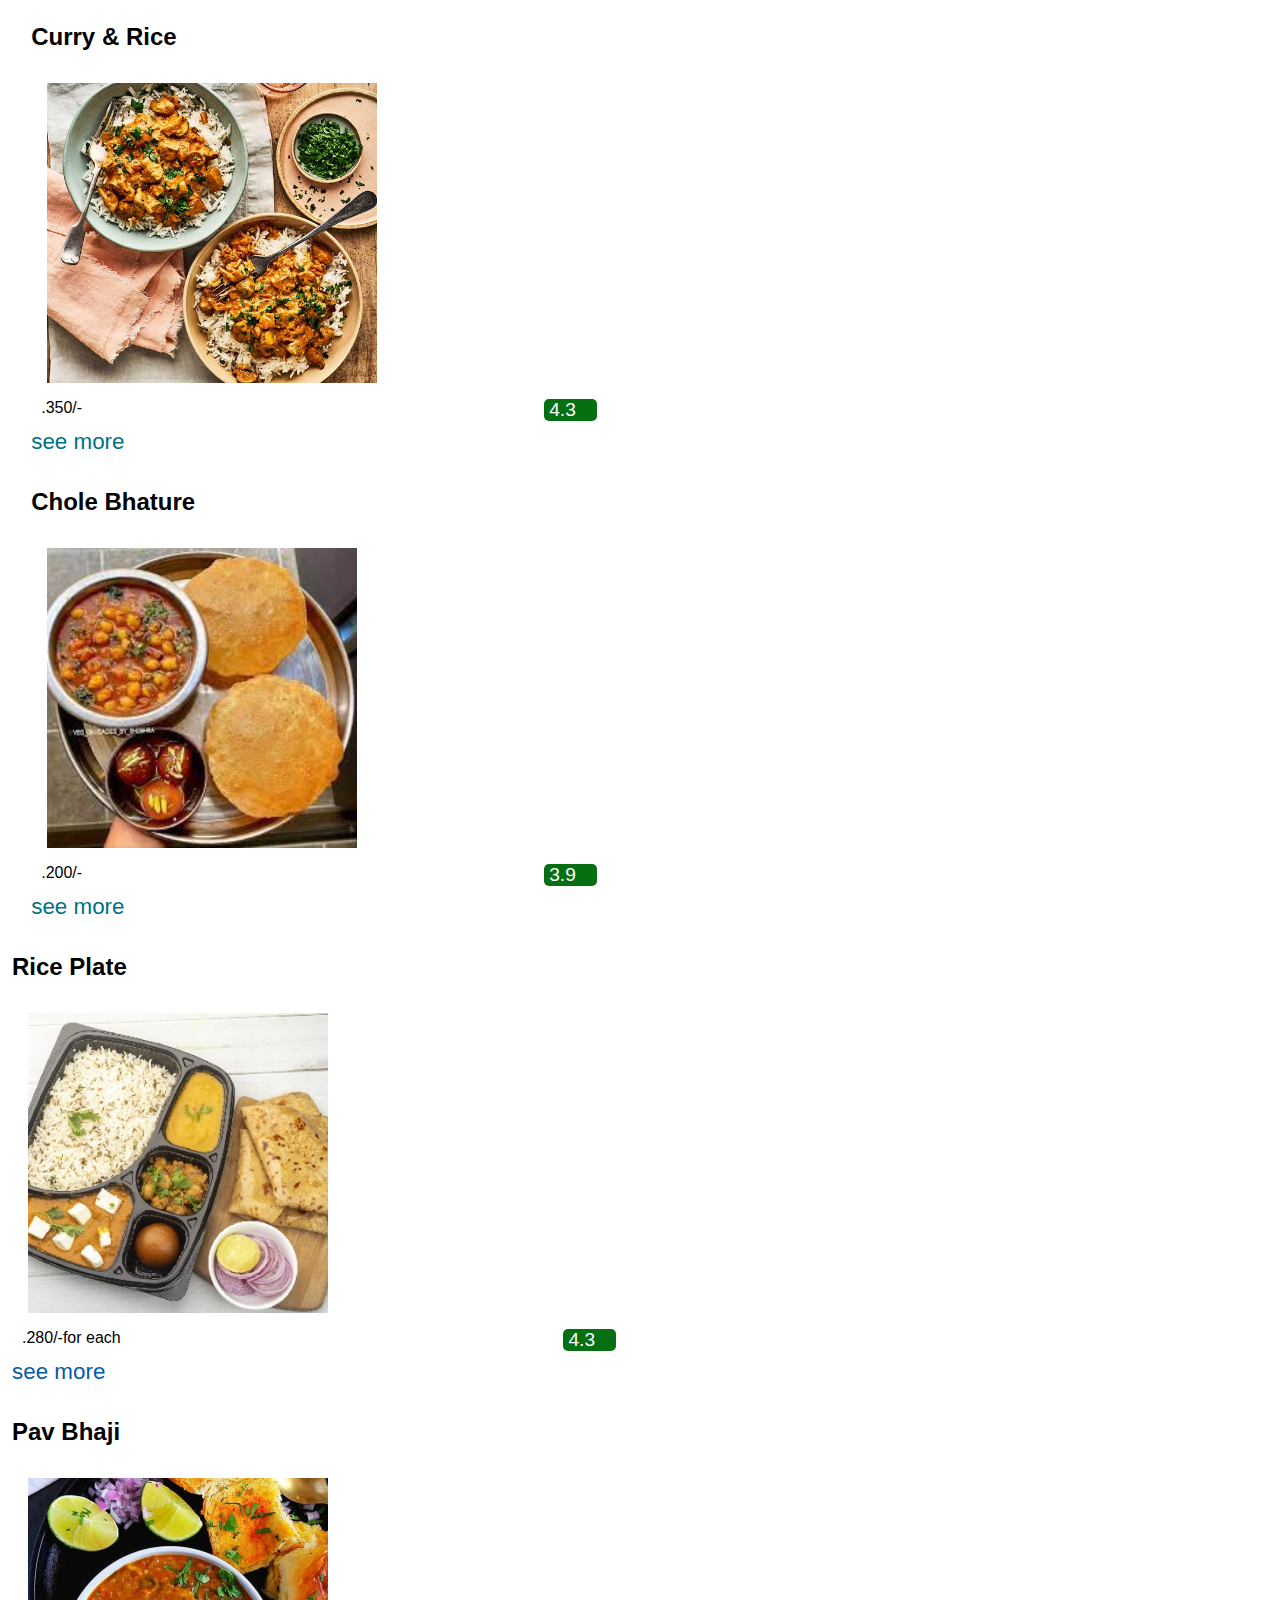
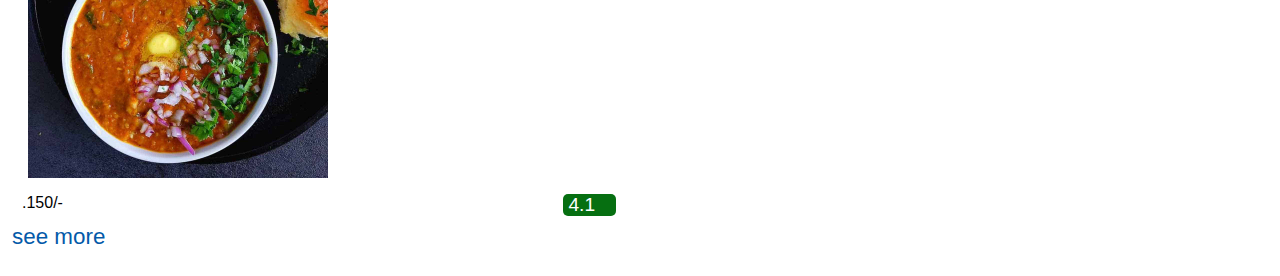
<file: project1/Veg.html>
<!DOCTYPE html>
<html lang="en">
<head>
    <meta charset="UTF-8">
    <meta name="viewport" content="width=device-width, initial-scale=1.0">
    <title>Veg</title>
    <link rel="stylesheet" href="style.css">
    <link rel="stylesheet" href="https://cdnjs.cloudflare.com/ajax/libs/font-awesome/6.5.1/css/all.min.css" integrity="sha512-DTOQO9RWCH3ppGqcWaEA1BIZOC6xxalwEsw9c2QQeAIftl+Vegovlnee1c9QX4TctnWMn13TZye+giMm8e2LwA==" crossorigin="anonymous" referrerpolicy="no-referrer" />
    <style>
        .shop-sec{
    height: max-content;
    display: flex;
    flex-wrap: wrap;
    justify-content: space-evenly;
    background-color: #e2e7e6;
 }
 .head{
    width: 100%;
    background-color: white;
    border: 2px solid transparent;
    margin-top: 1rem;
    margin-bottom: 1rem;
    padding-left: 10px;
    padding-top: 5px;
    margin-left: 1rem ;
    margin-right: 1rem;
    font-size: 2rem;
    display: flex;
    justify-content: space-between ;
 }
 .head-left p{
    width: 55px;
 }
 .head-left {
   display: flex;
   justify-content: left;
 }
 .head-right {
        font-size: 1.5rem;
        font-weight: 700;
 }
 .box {
    height: 440px;
    width: 48%;
    background-color: white;
    border: 2px solid transparent;
    margin-top: 1rem;
    margin-bottom: 1rem;
    padding-left: 10px;
    padding-top: 5px;
}
.box-img {
    height: 300px;
    background-size: contain;
    margin-top: 2rem;
    margin-bottom: 1rem;
    margin-left: 1rem ;
    margin-right: 1rem;
    background-repeat: no-repeat;
}
.box-content {
    margin-left: 1.2rem;
    margin-right: 1.2rem;
}
.box-content p{
    color: #007185;
}
p{
    font-size: 1.4rem;
}
/* .head i{
    color: green;
    background-color: white;
 } */
    </style>
</head>
<body>
    <div class="shop-sec"></div>
    <div class="box5 box">
        <div class="box-content">
            <h2>Curry & Rice</h2>
        <div class="box-img" style="background-image: url('box5.jpg');"></div>
        <div class="price">
            <a><i class="fa-solid fa-indian-rupee-sign"></i>.350/-</a>
            <div>4.3<i class="fa-solid fa-star"></i></div>
        </div>
        <p>see more</p>
        </div>

    </div>
    <div class="box6 box">
        <div class="box-content">
            <h2>Chole Bhature</h2>
        <div class="box-img" style="background-image: url('box6.jpg');"></div>
        <div class="price">
            <a><i class="fa-solid fa-indian-rupee-sign"></i>.200/-</a>
            <div>3.9<i class="fa-solid fa-star"></i></div>
        </div>
            <p>see more</p>
        </div>
    </div>
    <div class="box7 box">
        <div class="class-content">
            <h2>Rice Plate</h2>
            <div class="box-img" style="background-image: url('box7.jpg');"></div>
            <div class="price">
                <a><i class="fa-solid fa-indian-rupee-sign"></i>.280/-for each</a>
                <div>4.3<i class="fa-solid fa-star"></i></div>
            </div>
            <p>see more</p>
        </div>
        </div>
    <div class="box8 box">
        <div class="class-content">
            <h2>Pav Bhaji</h2>
            <div class="box-img" style="background-image: url('box8.jpg');"></div>
            <div class="price">
                <a><i class="fa-solid fa-indian-rupee-sign"></i>.150/-</a>
                <div>4.1<i class="fa-solid fa-star"></i></div>
            </div>
            <p>see more</p>
        </div>
    </div>
</div>
</body>
</html>
</file>
<file: project1/style.css>
/* AMAZON CLONE */
 * {
    margin: 0;
    font-family: arial;
    border: border-box;
}
.navbar{
    height: 60px;
    background-color: #cc1818;
    color: white;
    display: flex;
    align-items: center;
    justify-content: space-evenly;
}
/* NAVBAR box1 */
.logo{
    background-image: url("Zomato-logo1.png");
    width: 100%;
    height: 50px;
    background-size: cover;
}
.nav-logo{
    height: 50px;
    width: 100px;
}
.border{
    border: 2px solid transparent;
}
.border :hover {
    border: 1.5px solid white;
}
/* NAVBAR box2 */
.deliver {
    color: #cccccc;
    font-size:0.8rem ;
    margin-left: 15px;
}
.india {
    color: white;
    font-size: 1.2rem;
    margin-left: 3px;
}
.add-logo {
    display: flex;
    align-items: center;
}
/* NAVBAR box3 */
.nav-search {
    display: flex;
    justify-content: space-evenly;
    width: 720px;
    height: 40px;
    border-radius: 3px;                      
}
.nav-search:hover {
    border: 2px solid white;
}
.search-select {
    background-color: #f3f3f3;
    width: 50px;
    text-align: center;
    border-top-left-radius: 3px;
    border-bottom-left-radius: 3px;
    border: none;
}
.search-input {
    width: 100%;
    font-size: 1rem;
    border: none;
}
.search-icon{
    width: 45px;
    font-size: 1.3rem;
    display: flex;
    justify-content: center;
    background-color: #febd68;
    align-items: center;
    border-top-right-radius: 3px;
    border-bottom-right-radius: 3px;
    background-color: #0f1111;
}
/* NAVBAR box4 */
span {
    font-size: 0.7rem;
}
.nav-second {
    font-size: 0.85rem;
    font-weight: 700;
}
/*NAVBAR box6 */
.nav-cart i {
    font-size: 30px;
}
.nav-cart {
    font-size: 0.8rem;
    font-weight: 700;
    display: flex;
    align-items: baseline;
}
/* PANEL */
/* PANEL box1 */
.panel {
    height: 40px;
    background-color: #222f3d;
    display: flex;
    color: white;
    align-items: center;
    justify-content: space-evenly;
}
.panel-option p {
    display: inline-block;
    margin-left: 15px;
}
.panel-option {
    width: 70%;
    font-size: 0.85rem;
}
.panel-option p:hover {
    color: rgb(188, 139, 170);
}
  /* PANEL box2 */
.panel-deals {
    font-size: 0.9rem;
    font-weight: 700;
}
  /* hero section */
  .hero-sec {
    background-image: url("hero_img_bg2.jpg");
    height: 400px;
    background-size: auto;
    display: flex;
    justify-content: center;
    align-items: flex-end;
}
.hero-msg {
    background-color: white;
    color: black;
    height: 40px;
    width: 95%;
    display: flex;
    justify-content: center;
    align-items: center;
    font-size: 0.8rem;
    bottom: 30px;
    position: relative;
    margin-bottom: 45px;
}
.hero-msg a {
    color: #007185;
}
.hero-msg a:hover {
    padding-bottom: 1px;
    color: black;
}
 /* shop section */
 .shop-sec{
    height: max-content;
    display: flex;
    flex-wrap: wrap;
    justify-content: space-evenly;
    background-color: #e2e7e6;
 }
 .head{
    width: 100%;
    background-color: white;
    border: 2px solid transparent;
    margin-top: 1rem;
    margin-bottom: 1rem;
    padding-left: 10px;
    padding-top: 5px;
    margin-left: 1rem ;
    margin-right: 1rem;
    font-size: 2rem;
    display: flex;
    justify-content: space-between ;
 }
 .head-left p{
    width: 55px;
 }
 /* .head i{
    color: green;
    background-color: white;
 } */
 .head-left {
   display: flex;
   justify-content: left;
 }
 /* .head1{
    width: 100%;
    background-color: white;
    border: 2px solid transparent;
    margin-top: 1rem;
    margin-bottom: 1rem;
    padding-left: 10px;
    padding-top: 5px;
    margin-left: 1rem ;
    margin-right: 1rem;
    font-size: 2rem;
    display: flex;
    justify-content: space-between ;
 }
 .head1-left p{
    width: 155px;
 }
 .head1-right {
        font-size: 1.5rem;
        font-weight: 700;
 }
 .head1-left i{
    color: green;
 }
 
 .head2{
    width: 100%;
    background-color: white;
    border: 2px solid transparent;
    margin-top: 1rem;
    margin-bottom: 1rem;
    padding-left: 10px;
    padding-top: 5px;
    margin-left: 1rem ;
    margin-right: 1rem;
    font-size: 2rem;
    display: flex;
    justify-content: space-between ;
 }
 .head2-left p{
    width: 305px;
 }
 .head2-right {
        font-size: 1.5rem;
        font-weight: 700;
 }
 .head2-left i{
    color: red;
 } */
 .box {
    height: 440px;
    width: 23%;
    background-color: white;
    border: 2px solid transparent;
    margin-top: 1rem;
    margin-bottom: 1rem;
    padding-left: 10px;
    padding-top: 5px;

}
.box-img {
    height: 300px;
    background-size: contain;
    margin-top: 2rem;
    margin-bottom: 1rem;
    margin-left: 1rem ;
    margin-right: 1rem;
    background-repeat: no-repeat;
}
.box-content {
    margin-left: 1.2rem;
    margin-right: 1.2rem;
}
.box-content p{
    color: #007185;
}
    /* FOOTER  */
.footer {
        margin-top: 15px;
    }
.foot-panel1 {
    background-color: #37575a;
    height: 50px;
    color: white;
    display: flex;
    justify-content: center;
    align-items: center;
    font-size: 0.85rem;
}
.foot-panel2 {
    background-color: #222f3d;
    color: white;
    height: 300px;
    display: flex;
    justify-content: space-evenly;
}
ul a {
    display: block;
    font-size: 0.85rem;
    margin-top: 10px;
    color: #dddddd;
}
ul {
    margin-top: 20px;
}
.foot-panel3{
    background-color:#cc1818;
    color: white;
    border-top: 5px solid white;
    height: 58px;
    display: flex;
    justify-content: space-evenly;
}
.logo {
    background-image: url("Zomato-logo1.png");
    height: 50px;
    width: 100px;
    background-size: cover;
}
.foot-panel4 {
    background-color: #0f1111;
    color: white;
    height: 100px;
    padding-top: 25px;
    text-align: center;
}
.pages{
    font-size: 0.7rem;
}
.copyright {
    font-size: 0.7rem;
    padding-top: 5px;
}

.price div{
    background-color: rgb(6, 111, 17);
    color: #ffffff;
    width: 48px;
    border-radius: 5px;
    font-size: 1.2rem;
    height: 22px;
    justify-content: space-between;
    padding-left: 5px;
}
.price div:hover {
    background-color: rgb(95, 228, 28);
    font-size: 1.2rem;
}
.nav-cart:hover {
    color: #650622;
}
.panel-all:hover  {
    color: rgb(188, 139, 170);;
}
.price{
    display: flex;
    justify-content: space-between;
    height: 30px;
    margin-right: 10px;
    margin-left: 10px;
}
.price i {
    font-size: 0.9rem;
}
.class-content p{
    color: #045aa9;
}

h2:hover {
    color: #334640;
    font-size: 2rem;
}
/* #one {
    color: green;
}
#two {
    color: red;
}
#Non-Veg {
    width: 150px;
} */
/* .head1{
        width: 100%;
        background-color: white;
        border: 2px solid transparent;
        margin-top: 1rem;
        margin-bottom: 1rem;
        padding-left: 10px;
        padding-top: 5px;
        margin-left: 1rem ;
        margin-right: 1rem;
        font-size: 2rem;
        display: flex;
        justify-content: space-between ;
     }
     .head1-left p{
        width: 300pxpx;
     }
     .head1-right {
            font-size: 1.5rem;
            font-weight: 700;
     }
     .head i{
        color: rgb(254, 7, 7);
     }  */
</file>
